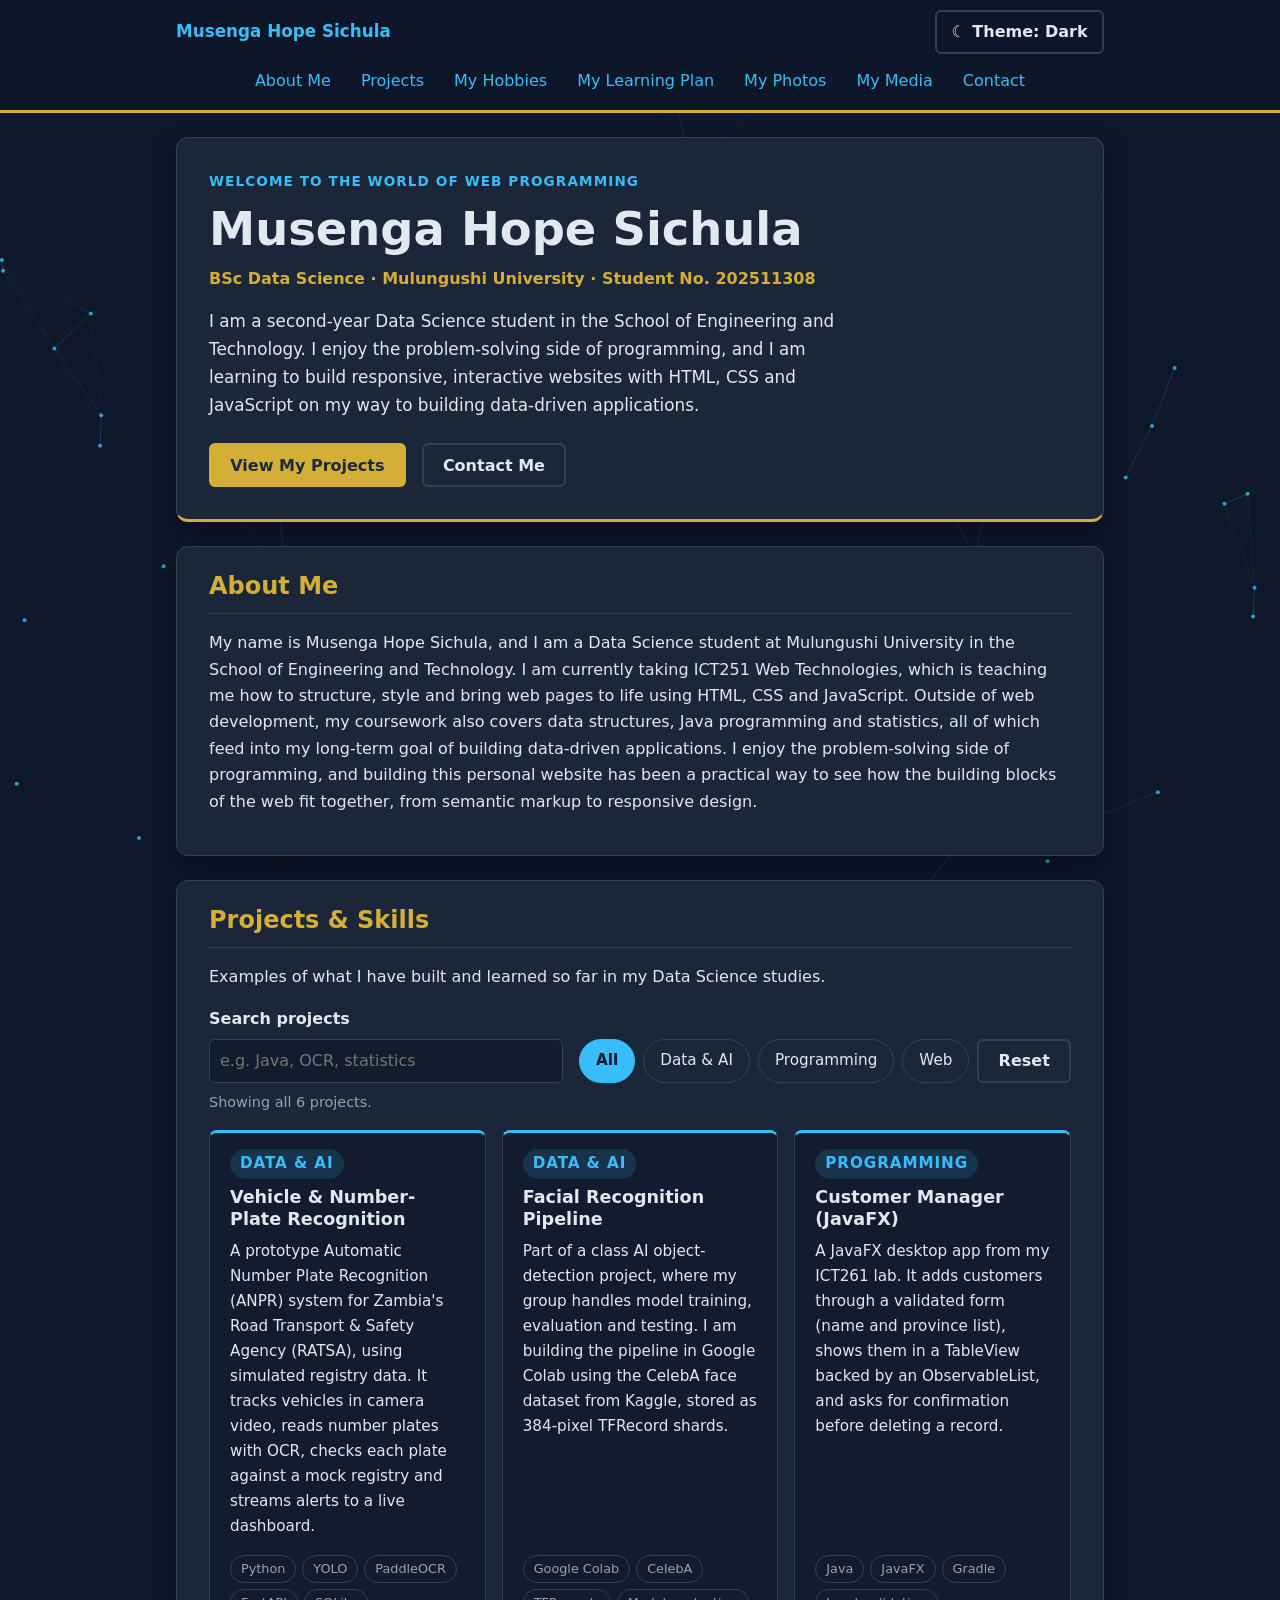
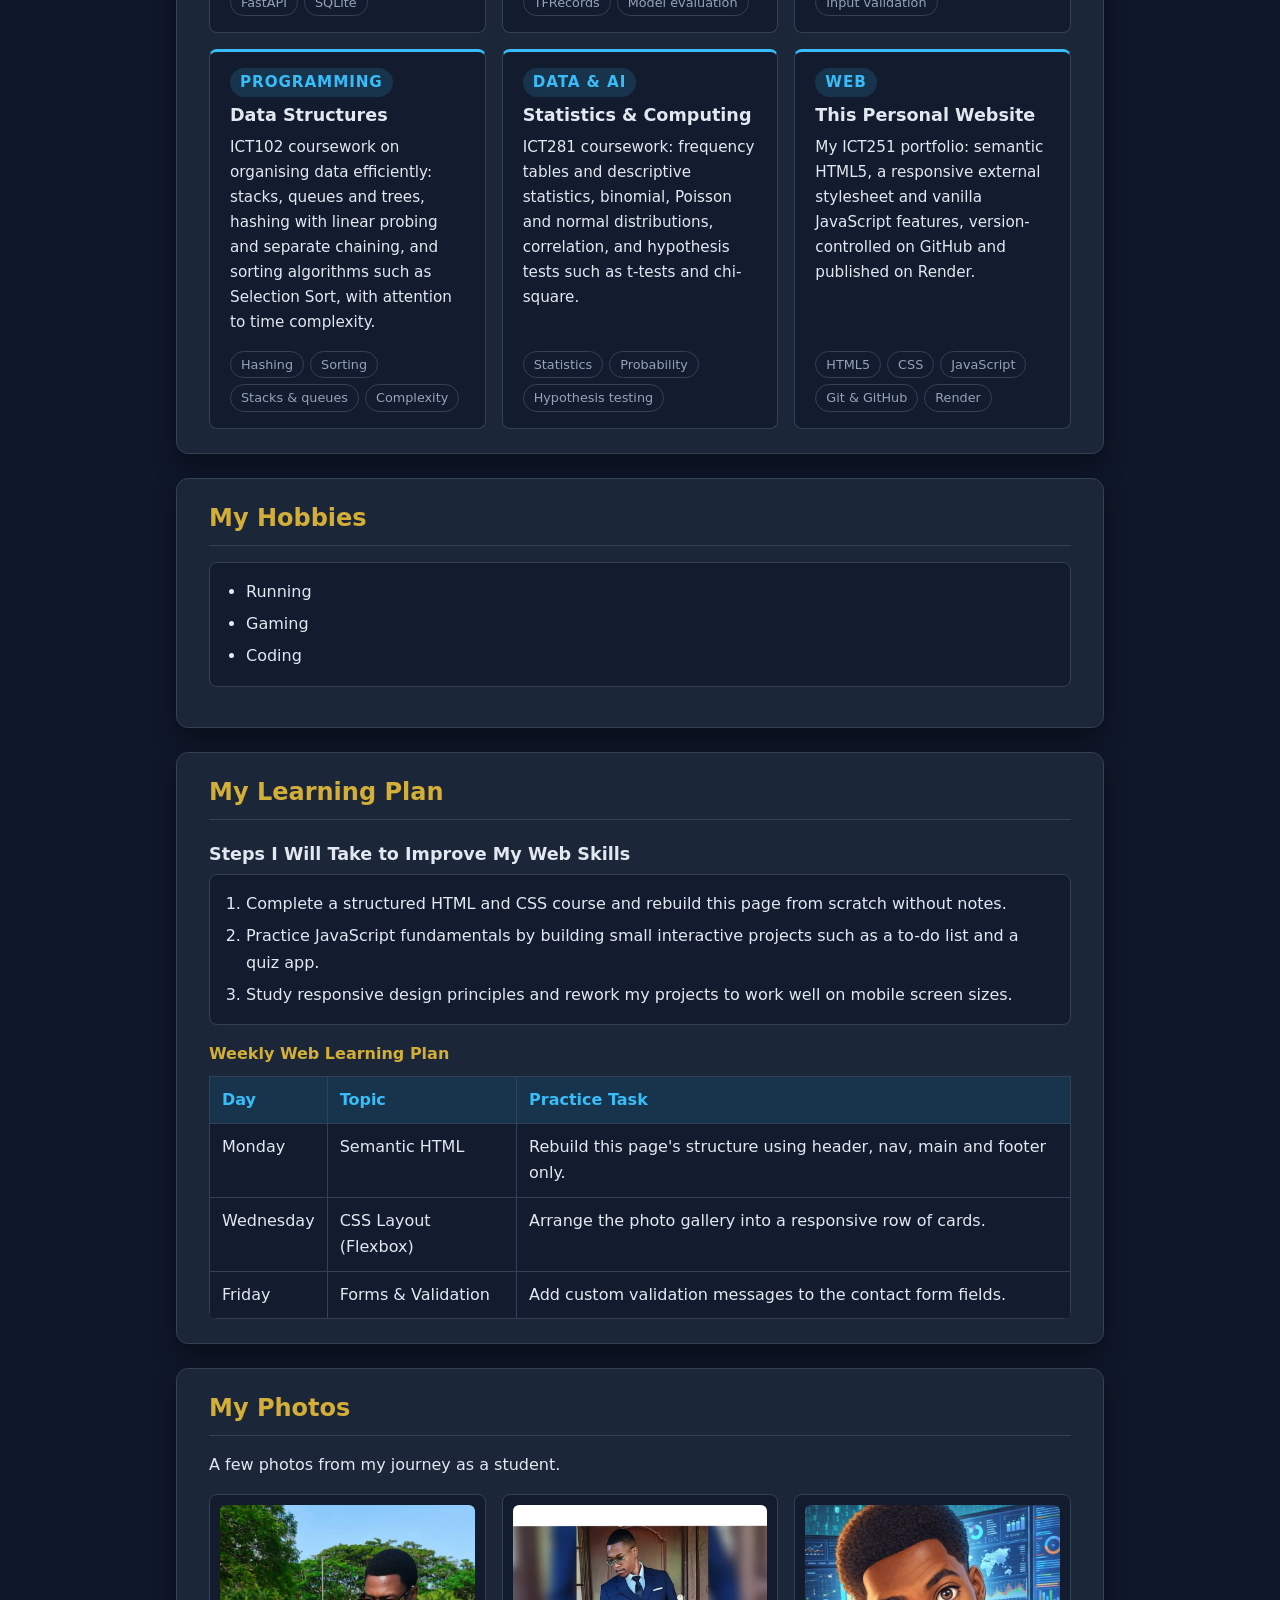
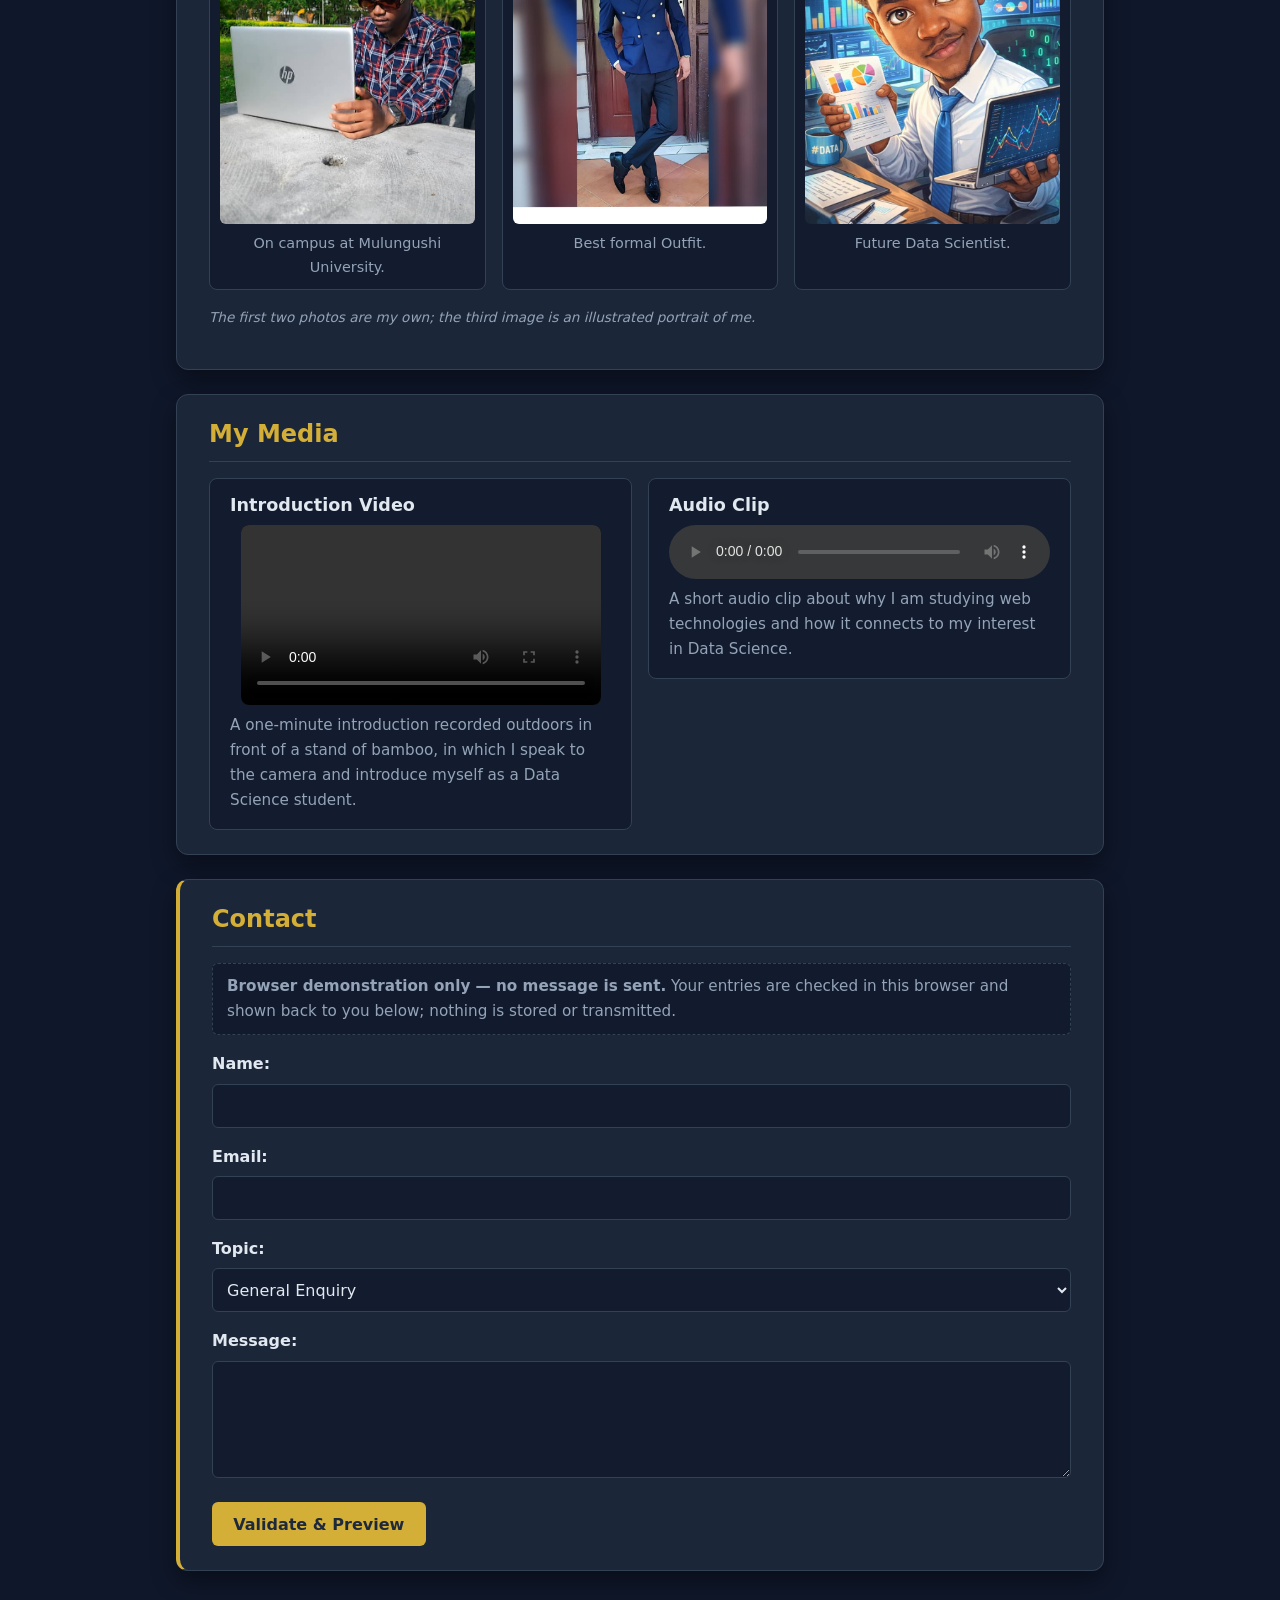
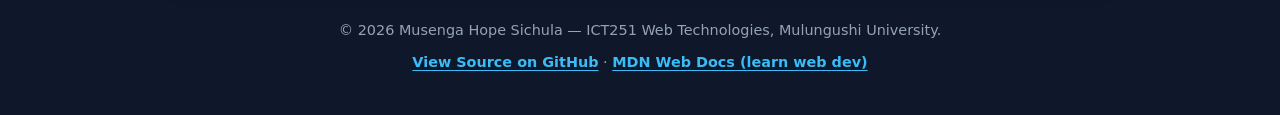
<file: index.html>
<!DOCTYPE html>
<html lang="en">

<head>
    <meta charset="UTF-8">
    <meta name="viewport" content="width=device-width, initial-scale=1">
    <meta name="description" content="Personal portfolio of Musenga Hope Sichula, BSc Data Science student at Mulungushi University (ICT251 Web Technologies).">
    <title>Musenga Hope Sichula — My Web Technologies Page</title>
    <!-- Inline icon so the browser does not request a missing favicon.ico (avoids a Console 404) -->
    <link rel="icon" href="data:image/svg+xml,%3Csvg xmlns='http://www.w3.org/2000/svg' viewBox='0 0 64 64'%3E%3Crect width='64' height='64' rx='14' fill='%230b1f3a'/%3E%3Ctext x='32' y='42' font-family='Arial' font-size='28' font-weight='700' fill='%2338bdf8' text-anchor='middle'%3EMS%3C/text%3E%3C/svg%3E">
    <link rel="stylesheet" href="css/styles.css">
    <script src="js/script.js" defer></script>
</head>

<body>

    <!-- Animated tech background (drawn by js/script.js) -->
    <canvas id="bg-canvas" aria-hidden="true"></canvas>

    <div class="page-content">

        <a class="skip-link" href="#main">Skip to main content</a>

        <header class="site-header">
            <div class="container header-bar">
                <a class="brand" href="#home">Musenga Hope Sichula</a>

                <div class="header-actions">
                    <button type="button" id="theme-toggle" class="btn btn-ghost theme-toggle"
                        title="Switch between dark and light theme">
                        <span class="theme-icon" aria-hidden="true">&#9790;</span>
                        <span><span class="theme-prefix">Theme: </span><span class="theme-label">Dark</span></span>
                    </button>
                    <!-- Shown only on narrow screens (see css/styles.css) -->
                    <button type="button" id="nav-toggle" class="btn btn-ghost nav-toggle"
                        aria-expanded="false" aria-controls="primary-nav">
                        <span class="nav-toggle-icon" aria-hidden="true">&#9776;</span>
                        <span class="nav-toggle-label">Menu</span>
                    </button>
                </div>

                <nav id="primary-nav" class="site-nav" aria-label="Main navigation">
                    <ul class="nav-links">
                        <li><a href="#about">About Me</a></li>
                        <li><a href="#projects">Projects</a></li>
                        <li><a href="#hobbies">My Hobbies</a></li>
                        <li><a href="#plan">My Learning Plan</a></li>
                        <li><a href="#photos">My Photos</a></li>
                        <li><a href="#media">My Media</a></li>
                        <li><a href="#contact">Contact</a></li>
                    </ul>
                </nav>
            </div>
        </header>

        <main id="main" class="container">

            <!-- INTRO / HERO -->
            <section id="home" class="hero" aria-labelledby="hero-title">
                <p class="hero-kicker">Welcome to the World of Web Programming</p>
                <h1 id="hero-title">Musenga Hope Sichula</h1>
                <p class="hero-programme">
                    BSc Data Science &middot; Mulungushi University &middot; Student No. 202511308
                </p>
                <p class="hero-intro">
                    I am a second-year Data Science student in the School of Engineering and Technology.
                    I enjoy the problem-solving side of programming, and I am learning to build
                    responsive, interactive websites with HTML, CSS and JavaScript on my way to
                    building data-driven applications.
                </p>
                <div class="hero-actions">
                    <a class="btn btn-primary" href="#projects">View My Projects</a>
                    <a class="btn btn-ghost" href="#contact">Contact Me</a>
                </div>
            </section>

            <!-- ABOUT ME -->
            <section id="about" class="content-section" aria-labelledby="about-title">
                <h2 id="about-title">About Me</h2>
                <p>
                    My name is Musenga Hope Sichula, and I am a Data Science student at Mulungushi
                    University in the School of Engineering and Technology. I am currently taking
                    ICT251 Web Technologies, which is teaching me how to structure, style and bring
                    web pages to life using HTML, CSS and JavaScript. Outside of web development, my
                    coursework also covers data structures, Java programming and statistics, all of
                    which feed into my long-term goal of building data-driven applications. I enjoy
                    the problem-solving side of programming, and building this personal website has
                    been a practical way to see how the building blocks of the web fit together,
                    from semantic markup to responsive design.
                </p>
            </section>

            <!-- PROJECTS / SKILLS -->
            <section id="projects" class="content-section" aria-labelledby="projects-title">
                <h2 id="projects-title">Projects &amp; Skills</h2>
                <p>Examples of what I have built and learned so far in my Data Science studies.</p>

                <form class="project-filter" id="project-filter" aria-label="Filter projects">
                    <div class="filter-search">
                        <label for="project-search">Search projects</label>
                        <input type="search" id="project-search" placeholder="e.g. Java, OCR, statistics"
                            autocomplete="off">
                    </div>
                    <div class="filter-buttons" role="group" aria-label="Show category">
                        <button type="button" class="chip" data-filter="all" aria-pressed="true">All</button>
                        <button type="button" class="chip" data-filter="data" aria-pressed="false">Data &amp; AI</button>
                        <button type="button" class="chip" data-filter="programming" aria-pressed="false">Programming</button>
                        <button type="button" class="chip" data-filter="web" aria-pressed="false">Web</button>
                        <button type="reset" class="btn btn-ghost filter-reset">Reset</button>
                    </div>
                </form>
                <p class="filter-status" id="project-status" aria-live="polite">Showing all 6 projects.</p>
                <p class="no-results" id="no-projects" hidden></p>

                <div class="project-grid" id="project-list">

                    <article class="project-card" data-category="data">
                        <p class="project-category">Data &amp; AI</p>
                        <h3>Vehicle &amp; Number-Plate Recognition</h3>
                        <p>
                            A prototype Automatic Number Plate Recognition (ANPR) system for Zambia's Road
                            Transport &amp; Safety Agency (RATSA), using simulated registry data. It tracks
                            vehicles in camera video, reads number plates with OCR, checks each plate against
                            a mock registry and streams alerts to a live dashboard.
                        </p>
                        <ul class="tag-list" aria-label="Tools used">
                            <li>Python</li>
                            <li>YOLO</li>
                            <li>PaddleOCR</li>
                            <li>FastAPI</li>
                            <li>SQLite</li>
                        </ul>
                    </article>

                    <article class="project-card" data-category="data">
                        <p class="project-category">Data &amp; AI</p>
                        <h3>Facial Recognition Pipeline</h3>
                        <p>
                            Part of a class AI object-detection project, where my group handles model
                            training, evaluation and testing. I am building the pipeline in Google Colab
                            using the CelebA face dataset from Kaggle, stored as 384-pixel TFRecord shards.
                        </p>
                        <ul class="tag-list" aria-label="Tools used">
                            <li>Google Colab</li>
                            <li>CelebA</li>
                            <li>TFRecords</li>
                            <li>Model evaluation</li>
                        </ul>
                    </article>

                    <article class="project-card" data-category="programming">
                        <p class="project-category">Programming</p>
                        <h3>Customer Manager (JavaFX)</h3>
                        <p>
                            A JavaFX desktop app from my ICT261 lab. It adds customers through a validated
                            form (name and province list), shows them in a TableView backed by an
                            ObservableList, and asks for confirmation before deleting a record.
                        </p>
                        <ul class="tag-list" aria-label="Tools used">
                            <li>Java</li>
                            <li>JavaFX</li>
                            <li>Gradle</li>
                            <li>Input validation</li>
                        </ul>
                    </article>

                    <article class="project-card" data-category="programming">
                        <p class="project-category">Programming</p>
                        <h3>Data Structures</h3>
                        <p>
                            ICT102 coursework on organising data efficiently: stacks, queues and trees,
                            hashing with linear probing and separate chaining, and sorting algorithms
                            such as Selection Sort, with attention to time complexity.
                        </p>
                        <ul class="tag-list" aria-label="Skills">
                            <li>Hashing</li>
                            <li>Sorting</li>
                            <li>Stacks &amp; queues</li>
                            <li>Complexity</li>
                        </ul>
                    </article>

                    <article class="project-card" data-category="data">
                        <p class="project-category">Data &amp; AI</p>
                        <h3>Statistics &amp; Computing</h3>
                        <p>
                            ICT281 coursework: frequency tables and descriptive statistics, binomial,
                            Poisson and normal distributions, correlation, and hypothesis tests such as
                            t-tests and chi-square.
                        </p>
                        <ul class="tag-list" aria-label="Skills">
                            <li>Statistics</li>
                            <li>Probability</li>
                            <li>Hypothesis testing</li>
                        </ul>
                    </article>

                    <article class="project-card" data-category="web">
                        <p class="project-category">Web</p>
                        <h3>This Personal Website</h3>
                        <p>
                            My ICT251 portfolio: semantic HTML5, a responsive external stylesheet and
                            vanilla JavaScript features, version-controlled on GitHub and published on Render.
                        </p>
                        <ul class="tag-list" aria-label="Tools used">
                            <li>HTML5</li>
                            <li>CSS</li>
                            <li>JavaScript</li>
                            <li>Git &amp; GitHub</li>
                            <li>Render</li>
                        </ul>
                    </article>

                </div>
            </section>

            <!-- HOBBIES -->
            <section id="hobbies" class="content-section" aria-labelledby="hobbies-title">
                <h2 id="hobbies-title">My Hobbies</h2>
                <ul class="boxed-list hobby-list">
                    <li>Running</li>
                    <li>Gaming</li>
                    <li>Coding</li>
                </ul>
            </section>

            <!-- LEARNING PLAN -->
            <section id="plan" class="content-section" aria-labelledby="plan-title">
                <h2 id="plan-title">My Learning Plan</h2>

                <h3>Steps I Will Take to Improve My Web Skills</h3>
                <ol class="boxed-list">
                    <li>Complete a structured HTML and CSS course and rebuild this page from scratch without notes.</li>
                    <li>Practice JavaScript fundamentals by building small interactive projects such as a to-do list and a quiz app.</li>
                    <li>Study responsive design principles and rework my projects to work well on mobile screen sizes.</li>
                </ol>

                <div class="table-wrapper" role="region" aria-labelledby="plan-caption" tabindex="0">
                    <table>
                        <caption id="plan-caption">Weekly Web Learning Plan</caption>
                        <thead>
                            <tr>
                                <th scope="col">Day</th>
                                <th scope="col">Topic</th>
                                <th scope="col">Practice Task</th>
                            </tr>
                        </thead>
                        <tbody>
                            <tr>
                                <td>Monday</td>
                                <td>Semantic HTML</td>
                                <td>Rebuild this page's structure using header, nav, main and footer only.</td>
                            </tr>
                            <tr>
                                <td>Wednesday</td>
                                <td>CSS Layout (Flexbox)</td>
                                <td>Arrange the photo gallery into a responsive row of cards.</td>
                            </tr>
                            <tr>
                                <td>Friday</td>
                                <td>Forms &amp; Validation</td>
                                <td>Add custom validation messages to the contact form fields.</td>
                            </tr>
                        </tbody>
                    </table>
                </div>
            </section>

            <!-- PHOTOS -->
            <section id="photos" class="content-section" aria-labelledby="photos-title">
                <h2 id="photos-title">My Photos</h2>
                <p>A few photos from my journey as a student.</p>
                <div class="gallery">
                    <figure>
                        <img src="images/photo1.jpg" width="607" height="1080" loading="lazy"
                            alt="Musenga, in a checked shirt and sunglasses, working on a laptop at an outdoor concrete table with green trees behind">
                        <figcaption>On campus at Mulungushi University.</figcaption>
                    </figure>
                    <figure>
                        <img src="images/photo2.jpg" width="1080" height="1080" loading="lazy"
                            alt="Musenga in a navy double-breasted suit, tie and glasses, posing in a wooden doorway">
                        <figcaption>Best formal Outfit.</figcaption>
                    </figure>
                    <figure>
                        <img src="images/photo3.jpg" width="720" height="1080" loading="lazy"
                            alt="Illustrated cartoon portrait of Musenga holding a chart printout and a laptop, with data dashboards in the background">
                        <figcaption>Future Data Scientist.</figcaption>
                    </figure>
                </div>
                <p class="credit-note">The first two photos are my own; the third image is an illustrated portrait of me.</p>
            </section>

            <!-- MEDIA -->
            <section id="media" class="content-section" aria-labelledby="media-title">
                <h2 id="media-title">My Media</h2>

                <div class="media-grid">
                    <div class="media-card">
                        <h3>Introduction Video</h3>
                        <video controls preload="metadata" playsinline width="360" height="640">
                            <source src="videos/video1.mp4" type="video/mp4">
                            Your browser does not support the video tag.
                        </video>
                        <p class="media-summary">
                            A one-minute introduction recorded outdoors in front of a stand of bamboo,
                            in which I speak to the camera and introduce myself as a Data Science student.
                        </p>
                    </div>

                    <div class="media-card">
                        <h3>Audio Clip</h3>
                        <audio controls preload="metadata">
                            <source src="videos/voice.m4a" type="audio/mp4">
                            Your browser does not support the audio element.
                        </audio>
                        <p class="media-summary">
                            A short audio clip about why I am studying web technologies and how it connects
                            to my interest in Data Science.
                        </p>
                    </div>
                </div>
            </section>

            <!-- CONTACT -->
            <section id="contact" class="content-section" aria-labelledby="contact-title">
                <h2 id="contact-title">Contact</h2>
                <p class="form-note">
                    <strong>Browser demonstration only — no message is sent.</strong>
                    Your entries are checked in this browser and shown back to you below; nothing is
                    stored or transmitted.
                </p>
                <form id="contact-form" action="#" method="get">
                    <div class="form-group">
                        <label for="name">Name:</label>
                        <input type="text" id="name" name="name" autocomplete="name" required
                            aria-describedby="name-error">
                        <p class="field-error" id="name-error" aria-live="polite"></p>
                    </div>

                    <div class="form-group">
                        <label for="email">Email:</label>
                        <input type="email" id="email" name="email" autocomplete="email" required
                            aria-describedby="email-error">
                        <p class="field-error" id="email-error" aria-live="polite"></p>
                    </div>

                    <div class="form-group">
                        <label for="topic">Topic:</label>
                        <select id="topic" name="topic">
                            <option value="general">General Enquiry</option>
                            <option value="project">Project Feedback</option>
                            <option value="collaboration">Collaboration</option>
                        </select>
                    </div>

                    <div class="form-group">
                        <label for="message">Message:</label>
                        <textarea id="message" name="message" rows="5" required
                            aria-describedby="message-error"></textarea>
                        <p class="field-error" id="message-error" aria-live="polite"></p>
                    </div>

                    <button type="submit" class="btn btn-primary">Validate &amp; Preview</button>
                    <p class="form-status" id="form-status" role="status"></p>
                </form>

                <!-- Filled in by js/script.js with textContent after a valid submission -->
                <div class="form-preview" id="form-preview" tabindex="-1" hidden>
                    <h3>Validated — not sent</h3>
                    <p>
                        Your details passed validation in this browser. This is a demonstration only:
                        <strong>no message has been sent</strong> and nothing has been saved.
                    </p>
                    <dl class="preview-list">
                        <dt>Name</dt>
                        <dd id="preview-name"></dd>
                        <dt>Email</dt>
                        <dd id="preview-email"></dd>
                        <dt>Topic</dt>
                        <dd id="preview-topic"></dd>
                        <dt>Message</dt>
                        <dd id="preview-message"></dd>
                    </dl>
                    <p class="preview-time" id="preview-time"></p>
                </div>
            </section>

        </main>

        <footer class="site-footer">
            <div class="container">
                <p>&copy; 2026 Musenga Hope Sichula &mdash; ICT251 Web Technologies, Mulungushi University.</p>
                <p class="footer-links">
                    <a href="https://github.com/hopemusenga26-cell/My-Web" target="_blank" rel="noopener">View Source on GitHub</a>
                    <span aria-hidden="true">&middot;</span>
                    <a href="https://developer.mozilla.org/en-US/docs/Learn" target="_blank" rel="noopener">MDN Web Docs (learn web dev)</a>
                </p>
            </div>
        </footer>

    </div>

</body>

</html>
</file>
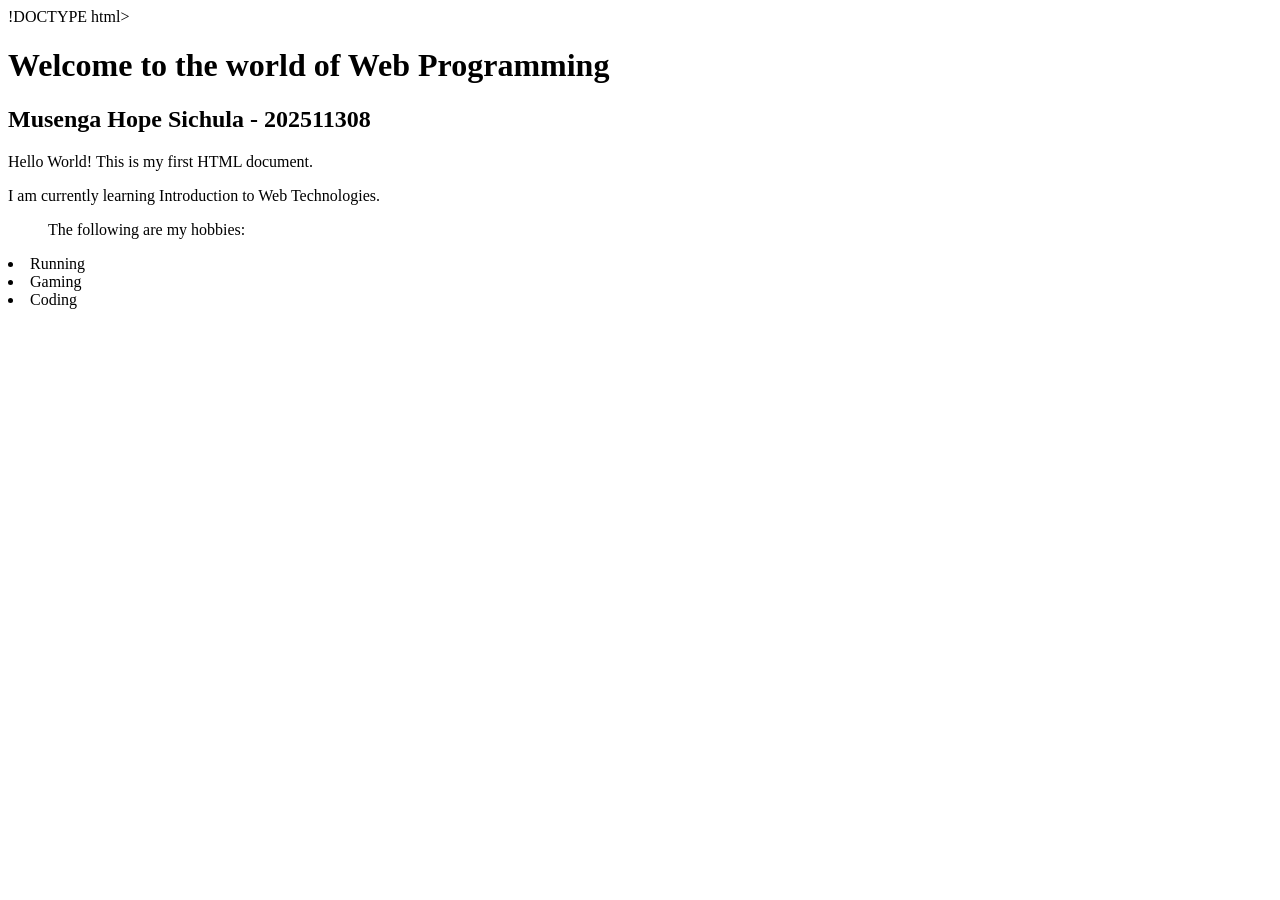
<file: Activity 1.html>
!DOCTYPE html>
<html lang="en">

<head>
    <meta charset="UTF-8">
    <meta name="viewport" content="width=device-width, initial￾scale=1.0">
    <title>My First Web Page</title>
</head>

<body>
    <h1>Welcome to the world of Web Programming</h1>
    <h2>Musenga Hope Sichula - 202511308 </h2>

    <p>Hello World! This is my first HTML document.</p>

    <p>I am currently learning Introduction to Web Technologies.</p>
    <ul> The following are my hobbies: </ul>
    <li>Running</li>
    <li>Gaming </li>
    <li>Coding </li>
</body>

</html>
</file>
<file: css/styles.css>
/* =============================================================
   Musenga Hope Sichula — ICT251 personal website
   External stylesheet (all styling lives here)
   ============================================================= */

/* ===== 1. Colour palette and design tokens (CSS custom properties) =====
   Dark navy + sky blue + gold, kept from Activity 2.
   All colours below pass WCAG AA contrast on their backgrounds. */
:root {
    color-scheme: dark;
    --bg: #0f172a;
    --surface: rgba(30, 41, 59, 0.9);           /* section cards */
    --surface-sunken: rgba(15, 23, 42, 0.65);   /* lists, figures, table, project cards */
    --header-bg: rgba(15, 23, 42, 0.92);
    --text: #e2e8f0;
    --muted: #94a3b8;
    --accent: #38bdf8;
    --accent-soft: rgba(56, 189, 248, 0.15);
    --gold: #d4af37;
    --gold-hover: #e8c766;
    --on-gold: #1e293b;
    --border: #334155;
    --error: #fca5a5;
    --success: #86efac;
    --focus: #38bdf8;
    --shadow: 0 10px 25px rgba(0, 0, 0, 0.4);
    --particle-rgb: 56, 189, 248;               /* read by js/script.js for the background */

    /* spacing, shape and type scale */
    --space-1: 0.5rem;
    --space-2: 1rem;
    --space-3: 1.5rem;
    --space-4: 2rem;
    --radius-sm: 6px;
    --radius: 8px;
    --radius-lg: 12px;
    --font: 'Segoe UI', system-ui, -apple-system, Roboto, Arial, sans-serif;
    --header-offset: 7.5rem;                    /* updated by JS to the real header height */
}

/* Light theme: same token names, light values (switched by js/script.js) */
[data-theme="light"] {
    color-scheme: light;
    --bg: #f1f5f9;
    --surface: rgba(255, 255, 255, 0.94);
    --surface-sunken: #f8fafc;
    --header-bg: rgba(255, 255, 255, 0.94);
    --text: #0f172a;
    --muted: #475569;
    --accent: #0369a1;
    --accent-soft: rgba(3, 105, 161, 0.1);
    --gold: #8a5a00;
    --gold-hover: #6b4600;
    --on-gold: #ffffff;
    --border: #cbd5e1;
    --error: #b91c1c;
    --success: #15803d;
    --focus: #0369a1;
    --shadow: 0 8px 20px rgba(15, 23, 42, 0.08);
    --particle-rgb: 3, 105, 161;
}

/* ===== 2. Base: element selectors ===== */
*,
*::before,
*::after {
    box-sizing: border-box;
}

html {
    scroll-behavior: smooth;
    scroll-padding-top: var(--header-offset);   /* anchor links land below the sticky header */
}

html,
body {
    margin: 0;
    padding: 0;
    background-color: var(--bg);
}

body {
    font-family: var(--font);
    font-size: 1rem;
    color: var(--text);
    line-height: 1.65;
    position: relative;
    overflow-x: hidden;
}

h1,
h2,
h3 {
    line-height: 1.25;
}

h3 {
    color: var(--text);
    font-size: 1.1rem;
    margin: var(--space-3) 0 var(--space-1);
}

p {
    color: var(--text);
    margin: 0 0 var(--space-2);
}

a {
    color: var(--accent);
    text-underline-offset: 3px;
}

a:hover {
    text-decoration-thickness: 2px;
}

img,
video {
    max-width: 100%;   /* flexible media: never wider than its container */
    height: auto;
}

/* Visible keyboard focus everywhere (mouse clicks do not show the ring) */
:focus-visible {
    outline: 3px solid var(--focus);
    outline-offset: 3px;
}

/* Still, decorative tech background canvas (id selector) */
#bg-canvas {
    position: fixed;
    top: 0;
    left: 0;
    width: 100vw;
    height: 100vh;
    z-index: 0;
    display: block;
    pointer-events: none;
}

.page-content {
    position: relative;
    z-index: 1;
}

/* Shared centred column (class selector) */
.container {
    width: 100%;
    max-width: 960px;
    margin: 0 auto;
    padding: 0 var(--space-2);
}

.skip-link {
    position: absolute;
    left: var(--space-2);
    top: -100px;
    z-index: 100;
    background-color: var(--gold);
    color: var(--on-gold);
    padding: var(--space-1) var(--space-2);
    border-radius: var(--radius-sm);
    font-weight: 600;
}

.skip-link:focus {
    top: var(--space-1);
}

/* ===== 3. Buttons (class selectors, reused across the page) ===== */
.btn {
    display: inline-flex;
    align-items: center;
    justify-content: center;
    gap: 0.4rem;
    min-height: 44px;                 /* comfortable touch target */
    padding: 0.6rem 1.2rem;
    border: 2px solid transparent;
    border-radius: var(--radius-sm);
    font: inherit;
    font-weight: 600;
    line-height: 1.2;
    text-decoration: none;
    cursor: pointer;
    transition: background-color 0.2s ease, color 0.2s ease, border-color 0.2s ease, transform 0.1s ease;
}

.btn:active {
    transform: scale(0.98);
}

.btn-primary {
    background-color: var(--gold);
    color: var(--on-gold);
}

.btn-primary:hover {
    background-color: var(--gold-hover);
}

.btn-ghost {
    background-color: transparent;
    color: var(--text);
    border-color: var(--border);
}

.btn-ghost:hover {
    border-color: var(--accent);
    color: var(--accent);
}

/* ===== 4. Header and navigation ===== */
.site-header {
    position: sticky;
    top: 0;
    z-index: 10;
    background-color: var(--header-bg);
    backdrop-filter: blur(6px);
    border-bottom: 3px solid var(--gold);
}

.header-bar {
    display: flex;
    flex-wrap: wrap;
    align-items: center;
    gap: var(--space-1) var(--space-2);
    padding-top: 0.6rem;
    padding-bottom: 0.6rem;
}

.brand {
    flex: 1 1 0;
    min-width: 0;              /* lets a long name wrap instead of pushing the buttons off-screen */
    color: var(--accent);
    font-weight: 700;
    font-size: 1.05rem;
    text-decoration: none;
}

.header-actions {
    display: flex;
    gap: var(--space-1);
}

.site-nav {
    flex-basis: 100%;
}

.nav-links {
    list-style: none;
    display: flex;
    flex-wrap: wrap;
    gap: 4px 10px;
    margin: 0;
    padding: 0;
    justify-content: center;
}

nav a {
    display: block;
    color: var(--accent);
    text-decoration: none;
    padding: 6px 10px;
    border-radius: var(--radius-sm);
    transition: background-color 0.2s ease, color 0.2s ease;
}

nav a:hover,
nav a:focus-visible {
    background-color: var(--gold);
    color: var(--on-gold);
}

/* Theme button: hidden until JavaScript is running (it needs JS to work) */
.theme-toggle {
    display: none;
    padding: 0.5rem 0.9rem;
}

.js .theme-toggle {
    display: inline-flex;
}

/* Menu button: hidden on wide screens and when JavaScript is off */
.nav-toggle {
    display: none;
    padding: 0.5rem 0.9rem;
}

.nav-toggle-icon {
    font-size: 1.1rem;
    line-height: 1;
}

/* ===== 5. Sections — the box model on show =====
   Each card has deliberate padding (inside space), a border (the edge)
   and margin (space between cards). */
.content-section,
.hero {
    background-color: var(--surface);
    backdrop-filter: blur(4px);
    border: 1px solid var(--border);       /* border */
    border-radius: var(--radius-lg);
    padding: var(--space-3) var(--space-4); /* padding */
    margin: var(--space-3) 0;               /* margin */
    box-shadow: var(--shadow);
}

/* Section headings (element selectors inside a class) */
main h2 {
    color: var(--gold);
    font-weight: 600;
    font-size: 1.5rem;
    margin: 0 0 var(--space-2);
    border-bottom: 1px solid var(--border);
    padding-bottom: 12px;
}

/* ===== 6. Intro / hero ===== */
.hero {
    border-bottom: 3px solid var(--gold);
    padding-top: var(--space-4);
    padding-bottom: var(--space-4);
}

.hero-kicker {
    color: var(--accent);
    text-transform: uppercase;
    letter-spacing: 0.08em;
    font-size: 0.85rem;
    font-weight: 600;
    margin-bottom: var(--space-1);
}

h1 {
    color: var(--text);
    font-size: clamp(2rem, 6vw, 2.9rem);
    margin: 0 0 var(--space-1);
}

.hero-programme {
    color: var(--gold);
    font-weight: 600;
}

.hero-intro {
    max-width: 62ch;
    font-size: 1.05rem;
}

.hero-actions {
    display: flex;
    flex-wrap: wrap;
    gap: var(--space-1) var(--space-2);
    margin-top: var(--space-3);
}

/* id selector for one unique section */
#contact {
    border-left: 4px solid var(--gold);
}

/* ===== 7. Lists ===== */
.boxed-list {
    background-color: var(--surface-sunken);
    border: 1px solid var(--border);
    border-radius: var(--radius);
    padding: var(--space-2) var(--space-2) var(--space-2) 2.25rem;
    margin: 0 0 var(--space-2);
}

.boxed-list li {
    margin-bottom: 6px;
}

.boxed-list li:last-child {
    margin-bottom: 0;
}

/* ===== 8. Projects / skills cards ===== */

/* Search box and category buttons */
.project-filter {
    display: flex;
    flex-wrap: wrap;
    align-items: flex-end;
    gap: var(--space-2);
    margin-top: var(--space-2);
}

.filter-search {
    flex: 1 1 220px;
}

.filter-buttons {
    display: flex;
    flex-wrap: wrap;
    gap: var(--space-1);
}

.chip {
    min-height: 44px;
    padding: 0.5rem 1rem;
    border: 1px solid var(--border);
    border-radius: 999px;
    background-color: transparent;
    color: var(--text);
    font: inherit;
    font-size: 0.95rem;
    cursor: pointer;
    transition: background-color 0.2s ease, border-color 0.2s ease, color 0.2s ease;
}

.chip:hover {
    border-color: var(--accent);
    color: var(--accent);
}

.chip[aria-pressed="true"] {
    background-color: var(--accent);
    border-color: var(--accent);
    color: var(--bg);
    font-weight: 600;
}

.filter-status {
    color: var(--muted);
    font-size: 0.9rem;
    margin: var(--space-1) 0 0;
}

.no-results {
    background-color: var(--surface-sunken);
    border: 1px dashed var(--gold);
    border-radius: var(--radius);
    padding: var(--space-2);
    margin-top: var(--space-2);
    color: var(--text);
}

.project-card[hidden] {
    display: none;
}

.project-grid {
    display: grid;
    grid-template-columns: repeat(auto-fill, minmax(260px, 1fr));
    gap: var(--space-2);
    margin-top: var(--space-2);
}

.project-card {
    display: flex;
    flex-direction: column;
    background-color: var(--surface-sunken);
    border: 1px solid var(--border);
    border-top: 3px solid var(--accent);
    border-radius: var(--radius);
    padding: var(--space-2) 1.25rem;
    transition: transform 0.2s ease, border-color 0.2s ease;
}

.project-card:hover {
    transform: translateY(-3px);
    border-color: var(--accent);
}

.project-card h3 {
    margin: 0 0 var(--space-1);
}

.project-card p {
    font-size: 0.95rem;
}

.project-category {
    align-self: flex-start;
    background-color: var(--accent-soft);
    color: var(--accent);
    font-size: 0.75rem;
    font-weight: 700;
    text-transform: uppercase;
    letter-spacing: 0.06em;
    padding: 2px 10px;
    border-radius: 999px;
    margin-bottom: var(--space-1);
}

.tag-list {
    list-style: none;
    display: flex;
    flex-wrap: wrap;
    gap: 6px;
    margin: auto 0 0;          /* pushes tags to the bottom of every card */
    padding: 0;
}

.tag-list li {
    font-size: 0.8rem;
    color: var(--muted);
    border: 1px solid var(--border);
    border-radius: 999px;
    padding: 2px 10px;
}

/* ===== 9. Photo gallery ===== */
.gallery {
    display: grid;
    grid-template-columns: repeat(auto-fit, minmax(200px, 1fr));
    gap: var(--space-2);
    margin-top: var(--space-2);
}

.gallery figure {
    background-color: var(--surface-sunken);
    border: 1px solid var(--border);
    border-radius: var(--radius);
    padding: 10px;
    margin: 0;
    text-align: center;
    transition: transform 0.2s ease, border-color 0.2s ease;
}

.gallery figure:hover {
    transform: translateY(-3px);
    border-color: var(--accent);
}

.gallery img {
    display: block;
    width: 100%;
    aspect-ratio: 4 / 5;       /* same shape for every photo */
    object-fit: cover;
    border-radius: var(--radius-sm);
}

figcaption {
    color: var(--muted);
    font-size: 0.9rem;
    margin-top: var(--space-1);
}

.credit-note {
    color: var(--muted);
    font-size: 0.85rem;
    font-style: italic;
    margin-top: var(--space-2);
}

/* ===== 10. Media (video and audio) ===== */
.media-grid {
    display: grid;
    gap: var(--space-2);
}

.media-card {
    background-color: var(--surface-sunken);
    border: 1px solid var(--border);
    border-radius: var(--radius);
    padding: var(--space-2) 1.25rem;
}

.media-card h3 {
    margin-top: 0;
}

/* The intro video is portrait (9:16), so it is capped in width and centred */
video {
    display: block;
    width: 100%;
    max-width: 360px;
    max-height: 75vh;
    margin: 0 auto;
    border-radius: var(--radius);
    background-color: #000;
}

audio {
    display: block;
    width: 100%;
    max-width: 500px;
}

.media-summary {
    color: var(--muted);
    font-size: 0.95rem;
    margin: var(--space-1) 0 0;
}

/* ===== 11. Learning-plan table ===== */
.table-wrapper {
    width: 100%;
    overflow-x: auto;          /* the table scrolls inside its own box, not the page */
    -webkit-overflow-scrolling: touch;
    border-radius: var(--radius);
}

table {
    width: 100%;
    min-width: 480px;
    border-collapse: collapse;
    background-color: var(--surface-sunken);
    border: 1px solid var(--border);
}

caption {
    color: var(--gold);
    text-align: left;
    font-weight: 600;
    margin-bottom: var(--space-1);
}

th,
td {
    border: 1px solid var(--border);
    padding: 10px 12px;
    text-align: left;
    vertical-align: top;
}

th {
    background-color: var(--accent-soft);
    color: var(--accent);
}

tbody tr:hover {
    background-color: var(--accent-soft);
}

/* Study hours calculator (inside the Learning Plan section) */
.calculator {
    background-color: var(--surface-sunken);
    border: 1px solid var(--border);
    border-left: 4px solid var(--accent);
    border-radius: var(--radius);
    padding: var(--space-2) 1.25rem;
    margin-top: var(--space-3);
}

.calculator h3 {
    margin-top: 0;
}

.calc-fields {
    display: grid;
    grid-template-columns: repeat(auto-fit, minmax(200px, 1fr));
    gap: 0 var(--space-2);
}

.calc-actions {
    display: flex;
    flex-wrap: wrap;
    gap: var(--space-1);
}

.calc-result {
    margin: var(--space-2) 0 0;
    padding: 12px 14px;
    border: 1px solid var(--border);
    border-left: 4px solid var(--success);
    border-radius: var(--radius-sm);
    background-color: var(--surface);
    font-weight: 600;
}

/* ===== 12. Contact form ===== */
.form-note {
    color: var(--muted);
    font-size: 0.95rem;
    background-color: var(--surface-sunken);
    border: 1px dashed var(--border);
    border-radius: var(--radius-sm);
    padding: 10px 14px;
}

.form-group {
    margin-bottom: var(--space-2);
}

label {
    display: block;
    margin-bottom: 6px;
    color: var(--text);
    font-weight: 600;
}

input,
select,
textarea {
    width: 100%;
    min-height: 44px;
    padding: 10px;
    border-radius: var(--radius-sm);
    border: 1px solid var(--border);
    background-color: var(--surface-sunken);
    color: var(--text);
    font-family: inherit;
    font-size: 1rem;
}

textarea {
    resize: vertical;
}

input:focus,
select:focus,
textarea:focus {
    border-color: var(--accent);
}

/* Validation feedback (attribute selector set by JS) */
[aria-invalid="true"] {
    border: 2px solid var(--error);
}

.field-error {
    color: var(--error);
    font-size: 0.9rem;
    font-weight: 600;
    margin: 6px 0 0;
}

.field-error:empty {
    display: none;
}

.form-status {
    margin: var(--space-1) 0 0;
    font-weight: 600;
    color: var(--error);
}

.form-status:empty {
    display: none;
}

/* On-page preview shown after a valid submission */
.form-preview {
    margin-top: var(--space-3);
    background-color: var(--surface-sunken);
    border: 1px solid var(--border);
    border-left: 4px solid var(--success);
    border-radius: var(--radius);
    padding: var(--space-2) 1.25rem;
}

.form-preview h3 {
    color: var(--success);
    margin-top: 0;
}

.preview-list {
    display: grid;
    grid-template-columns: max-content 1fr;
    gap: 6px var(--space-2);
    margin: 0 0 var(--space-1);
}

.preview-list dt {
    color: var(--muted);
    font-weight: 600;
}

.preview-list dd {
    margin: 0;
    overflow-wrap: anywhere;   /* long emails or words never push the page sideways */
    white-space: pre-wrap;     /* keeps the line breaks typed in the message */
}

.preview-time {
    color: var(--muted);
    font-size: 0.85rem;
    margin: 0;
}

/* ===== 13. Footer ===== */
.site-footer {
    text-align: center;
    color: var(--muted);
    font-size: 0.9rem;
    padding: var(--space-3) 0 var(--space-4);
}

.site-footer p {
    color: var(--muted);
    margin-bottom: var(--space-1);
}

.footer-links a {
    font-weight: 600;
}

/* ===== 14. Responsive layout ===== */
@media (min-width: 769px) {
    .media-grid {
        grid-template-columns: 1fr 1fr;
        align-items: start;
    }
}

/* Tablets and phones: the navigation collapses behind the Menu button */
@media (max-width: 768px) {
    .content-section,
    .hero {
        padding: 20px 22px;
    }

    .js .nav-toggle {
        display: inline-flex;
    }

    .js .site-nav {
        display: none;
    }

    .js .site-nav.is-open {
        display: block;
    }

    .nav-links {
        flex-direction: column;
        gap: 2px;
        padding: var(--space-1) 0;
    }

    nav a {
        padding: 10px 12px;    /* bigger tap targets in the stacked menu */
        border-bottom: 1px solid var(--border);
        border-radius: 0;
    }

    .nav-links li:last-child a {
        border-bottom: none;
    }
}

@media (max-width: 480px) {
    .container {
        padding: 0 12px;
    }

    .content-section,
    .hero {
        padding: 18px 16px;
        border-radius: var(--radius);
    }

    main h2 {
        font-size: 1.25rem;
    }

    .hero-actions .btn {
        flex: 1 1 100%;
    }

    .brand {
        font-size: 0.95rem;
    }

    /* Keep "Theme:" for screen readers but hide it visually to save space */
    .theme-prefix {
        position: absolute;
        width: 1px;
        height: 1px;
        overflow: hidden;
        clip: rect(0 0 0 0);
        white-space: nowrap;
    }
}

/* ===== 15. Reduced motion: switch off movement for people who ask for it ===== */
@media (prefers-reduced-motion: reduce) {
    html {
        scroll-behavior: auto;
    }

    *,
    *::before,
    *::after {
        animation-duration: 0.01ms !important;
        animation-iteration-count: 1 !important;
        transition-duration: 0.01ms !important;
    }

    .project-card:hover,
    .gallery figure:hover {
        transform: none;
    }
}
</file>
